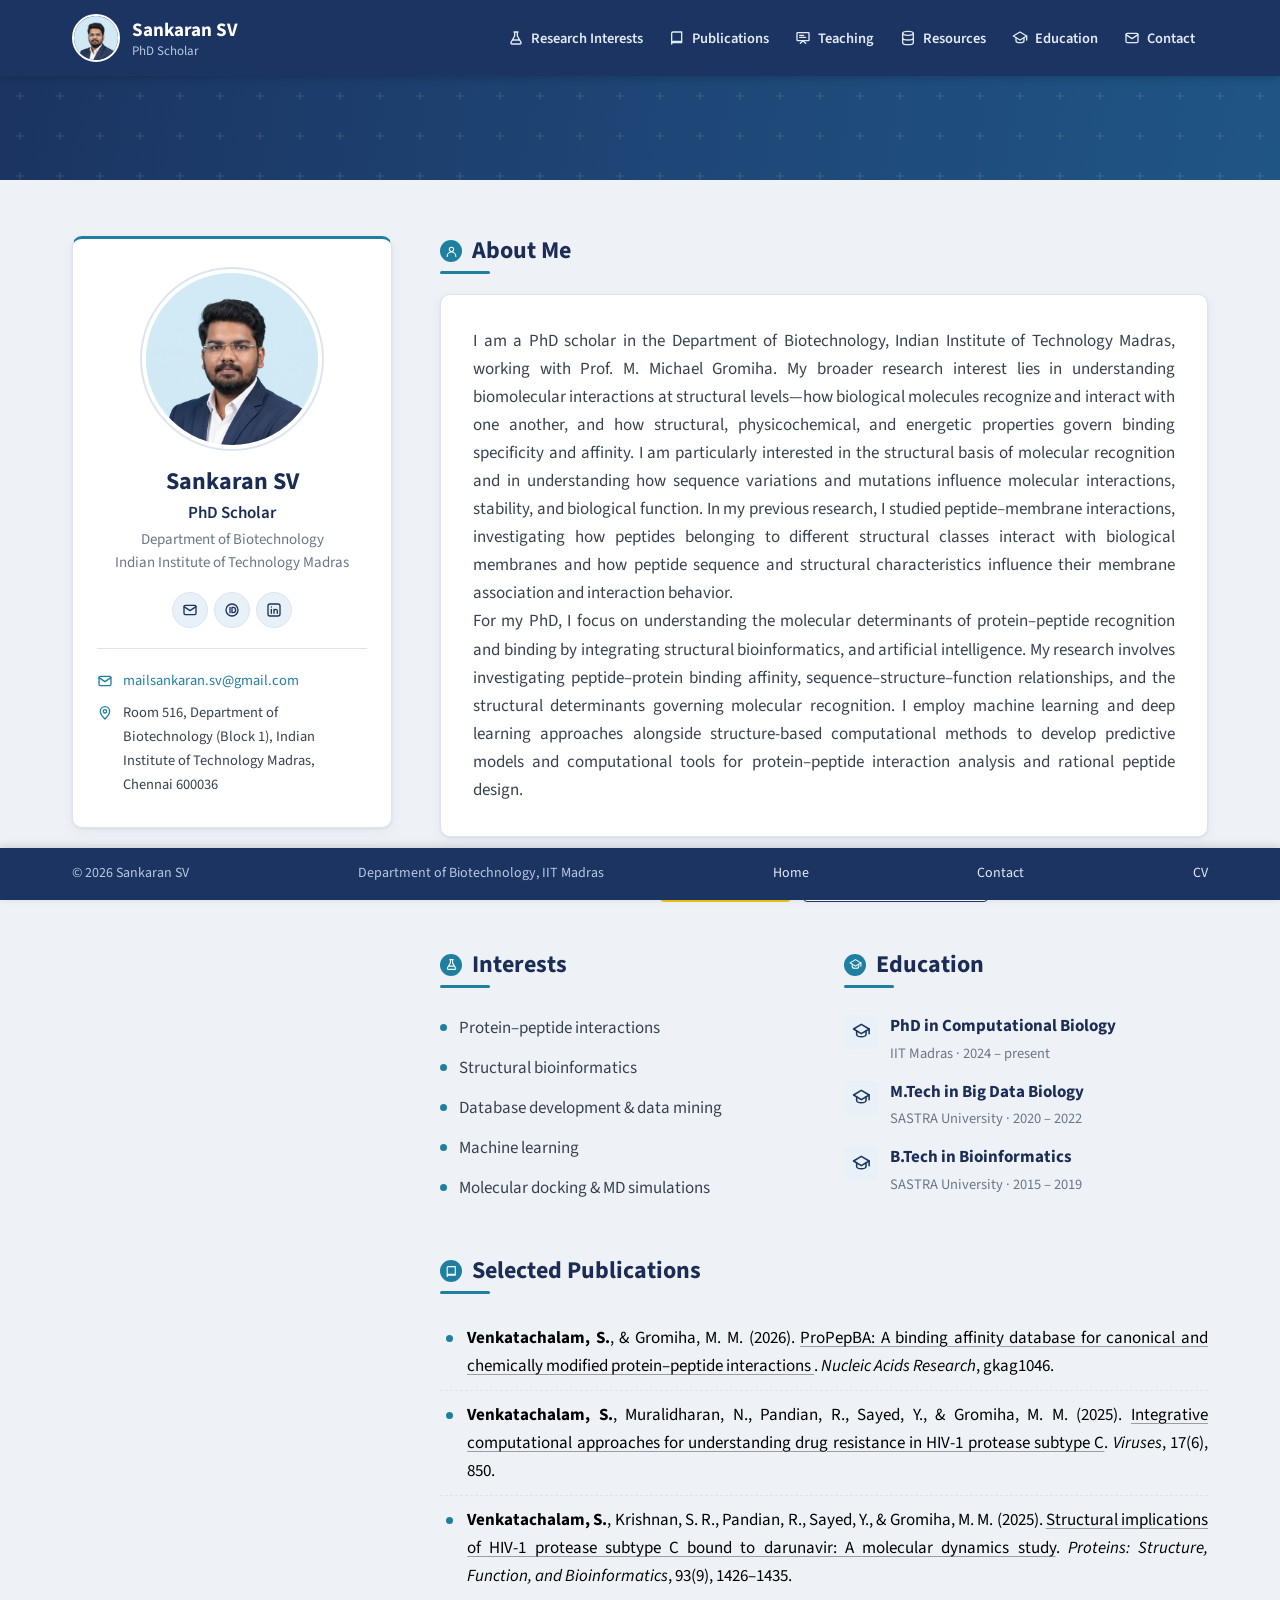
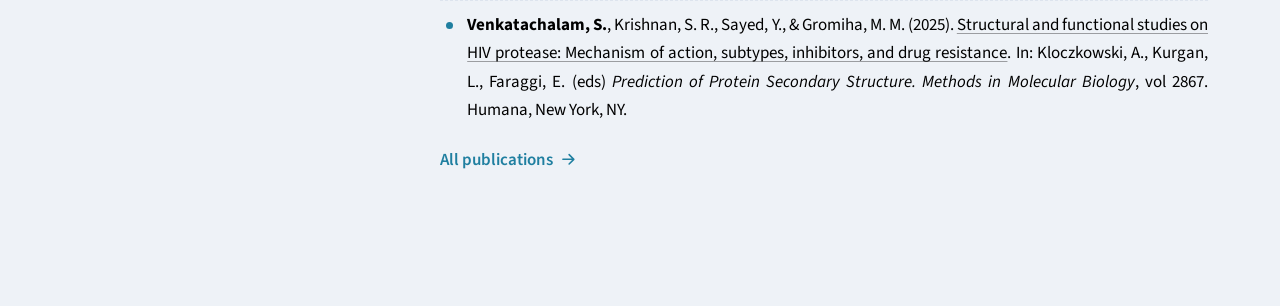
<file: index.html>
<!DOCTYPE html>
<html lang="en">
<head>
  <meta charset="UTF-8">
  <meta name="viewport" content="width=device-width, initial-scale=1.0">
  <meta name="description" content="Academic homepage of Sankaran SV — PhD scholar, Department of Biotechnology, IIT Madras.">
  <title>Sankaran SV | PhD Scholar, IIT Madras</title>
  <link rel="preconnect" href="https://fonts.googleapis.com">
  <link rel="preconnect" href="https://fonts.gstatic.com" crossorigin>
  <link href="https://fonts.googleapis.com/css2?family=Source+Sans+3:ital,wght@0,400;0,600;0,700;1,400&display=swap" rel="stylesheet">
  <link rel="stylesheet" href="styles.css">
</head>
<body>

<!-- Header and footer come from layout.js (edit them there) -->
<script src="layout.js"></script>

<main>
  <!--Update Actions -->
  <section class="hero-band">
  </section>
  <section class="page-body">
    <div class="container profile-grid">

      <aside class="card profile-card">
        <div class="avatar">
          <!-- Your photo: keep Sankaran_SV.jpg in this folder -->
          <img src="Sankaran_SV.jpg" alt="Photo of Sankaran SV">
          <span class="initials">SS</span>
        </div>
        <h2>Sankaran SV</h2>
        <div class="role">PhD Scholar</div>
        <div class="org">Department of Biotechnology<br>Indian Institute of Technology Madras</div>
        <div class="icons">
          <a href="mailto:mailsankaran.sv@gmail.com" title="Email" aria-label="Email"><svg class="i" viewBox="0 0 24 24"><rect x="3" y="5" width="18" height="14" rx="2"/><path d="M3 7l9 6 9-6"/></svg></a>
          <a href="https://orcid.org/0009-0004-0771-1689" title="ORCID" aria-label="ORCID" target="_blank" rel="noopener"><svg class="i" viewBox="0 0 24 24"><circle cx="12" cy="12" r="9"/><path d="M9 8v8M12 8h1.5a4 4 0 0 1 0 8H12z"/></svg></a>
          <a href="https://www.linkedin.com/" title="LinkedIn" aria-label="LinkedIn" target="_blank" rel="noopener"><svg class="i" viewBox="0 0 24 24"><rect x="3" y="3" width="18" height="18" rx="3"/><path d="M8 11v6M8 7.5v.01M12 17v-6M12 13.5a2.5 2.5 0 0 1 5 0V17"/></svg></a>
        </div>
        <div class="profile-meta">
          <div><svg class="i" viewBox="0 0 24 24"><rect x="3" y="5" width="18" height="14" rx="2"/><path d="M3 7l9 6 9-6"/></svg><a href="mailto:mailsankaran.sv@gmail.com">mailsankaran.sv@gmail.com</a></div>
          <div><svg class="i" viewBox="0 0 24 24"><path d="M12 21s-7-6.2-7-11.5a7 7 0 0 1 14 0C19 14.8 12 21 12 21z"/><circle cx="12" cy="9.5" r="2.5"/></svg><span>Room 516, Department of Biotechnology (Block 1), Indian Institute of Technology Madras, Chennai 600036</span></div>
        </div>
      </aside>

      <div>
        <section class="block">
          <h2 class="section-h"><span class="dot"><svg class="i" viewBox="0 0 24 24"><circle cx="12" cy="8" r="4"/><path d="M4 21a8 8 0 0 1 16 0"/></svg></span>About Me</h2>
          <div class="card bio-card">
            <p>I am a PhD scholar in the Department of Biotechnology, Indian Institute of Technology Madras, working with Prof. M. Michael Gromiha.
               My broader research interest lies in understanding biomolecular interactions at structural levels—how biological molecules recognize and interact with one another, and how structural, physicochemical, 
               and energetic properties govern binding specificity and affinity. I am particularly interested in the structural basis of molecular recognition and in understanding how sequence variations and mutations influence molecular interactions,
              stability, and biological function. In my previous research, I studied peptide–membrane interactions, investigating how peptides belonging to different structural classes interact with biological membranes and how peptide sequence and structural
              characteristics influence their membrane association and interaction behavior.
              <br>
                For my PhD, I focus on understanding the molecular determinants of protein–peptide recognition and binding by integrating structural bioinformatics, and artificial intelligence. My research involves investigating peptide–protein binding affinity, 
              sequence–structure–function relationships, and the structural determinants governing molecular recognition. I employ machine learning and deep learning approaches alongside structure-based computational methods to develop predictive models and computational 
              tools for protein–peptide interaction analysis and rational peptide design.</p>
          </div>
          <div class="home-actions">
            <a class="btn btn-gold" href="research.html"><svg class="i" viewBox="0 0 24 24"><path d="M9 3h6M10 3v6L4.5 18.5A1.7 1.7 0 0 0 6 21h12a1.7 1.7 0 0 0 1.5-2.5L14 9V3M7 15h10"/></svg> Research</a>
            <a class="btn btn-line" href="resources.html"><svg class="i" viewBox="0 0 24 24"><ellipse cx="12" cy="5" rx="8" ry="3"/><path d="M4 5v7c0 1.7 3.6 3 8 3s8-1.3 8-3V5M4 12v7c0 1.7 3.6 3 8 3s8-1.3 8-3v-7"/></svg> Databases &amp; Tools</a>
          </div>
        </section>

        <section class="block two-col">
          <div>
            <h2 class="section-h"><span class="dot"><svg class="i" viewBox="0 0 24 24"><path d="M9 3h6M10 3v6L4.5 18.5A1.7 1.7 0 0 0 6 21h12a1.7 1.7 0 0 0 1.5-2.5L14 9V3M7 15h10"/></svg></span>Interests</h2>
            <ul class="interests">
              <li>Protein–peptide interactions</li>
              <li>Structural bioinformatics</li>
              <li>Database development &amp; data mining</li>
              <li>Machine learning</li>
              <li>Molecular docking &amp; MD simulations</li>
            </ul>
          </div>
          <div>
            <h2 class="section-h"><span class="dot"><svg class="i" viewBox="0 0 24 24"><path d="M2 9l10-6 10 6-10 6z"/><path d="M6 11.5V16c0 1.5 2.7 3 6 3s6-1.5 6-3v-4.5M22 9v6"/></svg></span>Education</h2>
            <ul class="edu-mini">
              <li><div class="cap"><svg class="i" viewBox="0 0 24 24"><path d="M2 9l10-6 10 6-10 6z"/><path d="M6 11.5V16c0 1.5 2.7 3 6 3s6-1.5 6-3v-4.5M22 9v6"/></svg></div><div><strong>PhD in Computational Biology</strong><span>IIT Madras · 2024 – present</span></div></li>
              <li><div class="cap"><svg class="i" viewBox="0 0 24 24"><path d="M2 9l10-6 10 6-10 6z"/><path d="M6 11.5V16c0 1.5 2.7 3 6 3s6-1.5 6-3v-4.5M22 9v6"/></svg></div><div><strong>M.Tech in Big Data Biology</strong><span>SASTRA University · 2020 – 2022</span></div></li>
              <li><div class="cap"><svg class="i" viewBox="0 0 24 24"><path d="M2 9l10-6 10 6-10 6z"/><path d="M6 11.5V16c0 1.5 2.7 3 6 3s6-1.5 6-3v-4.5M22 9v6"/></svg></div><div><strong>B.Tech in Bioinformatics</strong><span>SASTRA University · 2015 – 2019</span></div></li>
            </ul>
          </div>
        </section>

        <section class="block" style="margin-bottom:0">
          <h2 class="section-h"><span class="dot"><svg class="i" viewBox="0 0 24 24"><path d="M4 19V5a2 2 0 0 1 2-2h13v16H6a2 2 0 0 0-2 2zM4 19a2 2 0 0 1 2-2h13"/></svg></span>Selected Publications</h2>
          <ul class="cite-list">
            
          <li><b>Venkatachalam, S.</b>, &amp; Gromiha, M. M. (2026). <a class="pt" href="https://academic.oup.com/nar/advance-article/doi/10.1093/nar/gkag1046/8994523" target="_blank" rel="noopener"> ProPepBA: A binding affinity database for canonical and chemically modified protein–peptide interactions </a>. <i>Nucleic Acids Research</i>, gkag1046.</li>
          <li><b>Venkatachalam, S.</b>, Muralidharan, N., Pandian, R., Sayed, Y., &amp; Gromiha, M. M. (2025). <a class="pt" href="https://doi.org/10.3390/v17060850" target="_blank" rel="noopener">Integrative computational approaches for understanding drug resistance in HIV-1 protease subtype C</a>. <i>Viruses</i>, 17(6), 850.</li>
          <li><b>Venkatachalam, S.</b>, Krishnan, S. R., Pandian, R., Sayed, Y., &amp; Gromiha, M. M. (2025). <a class="pt" href="https://doi.org/10.1002/prot.26817" target="_blank" rel="noopener">Structural implications of HIV-1 protease subtype C bound to darunavir: A molecular dynamics study</a>. <i>Proteins: Structure, Function, and Bioinformatics</i>, 93(9), 1426–1435.</li>
          <li><b>Venkatachalam, S.</b>, Krishnan, S. R., Sayed, Y., &amp; Gromiha, M. M. (2025). <a class="pt" href="https://doi.org/10.1007/978-1-0716-4196-5_11" target="_blank" rel="noopener">Structural and functional studies on HIV protease: Mechanism of action, subtypes, inhibitors, and drug resistance</a>. In: Kloczkowski, A., Kurgan, L., Faraggi, E. (eds) <i>Prediction of Protein Secondary Structure. Methods in Molecular Biology</i>, vol 2867. Humana, New York, NY.</li>
          </ul>
          <a class="more-link" href="publications.html">All publications <svg class="i" viewBox="0 0 24 24"><path d="M5 12h14M13 6l6 6-6 6"/></svg></a>
        </section>
      </div>

    </div>
  </section>
</main>

<script src="script.js"></script>
</body>
</html>
</file>
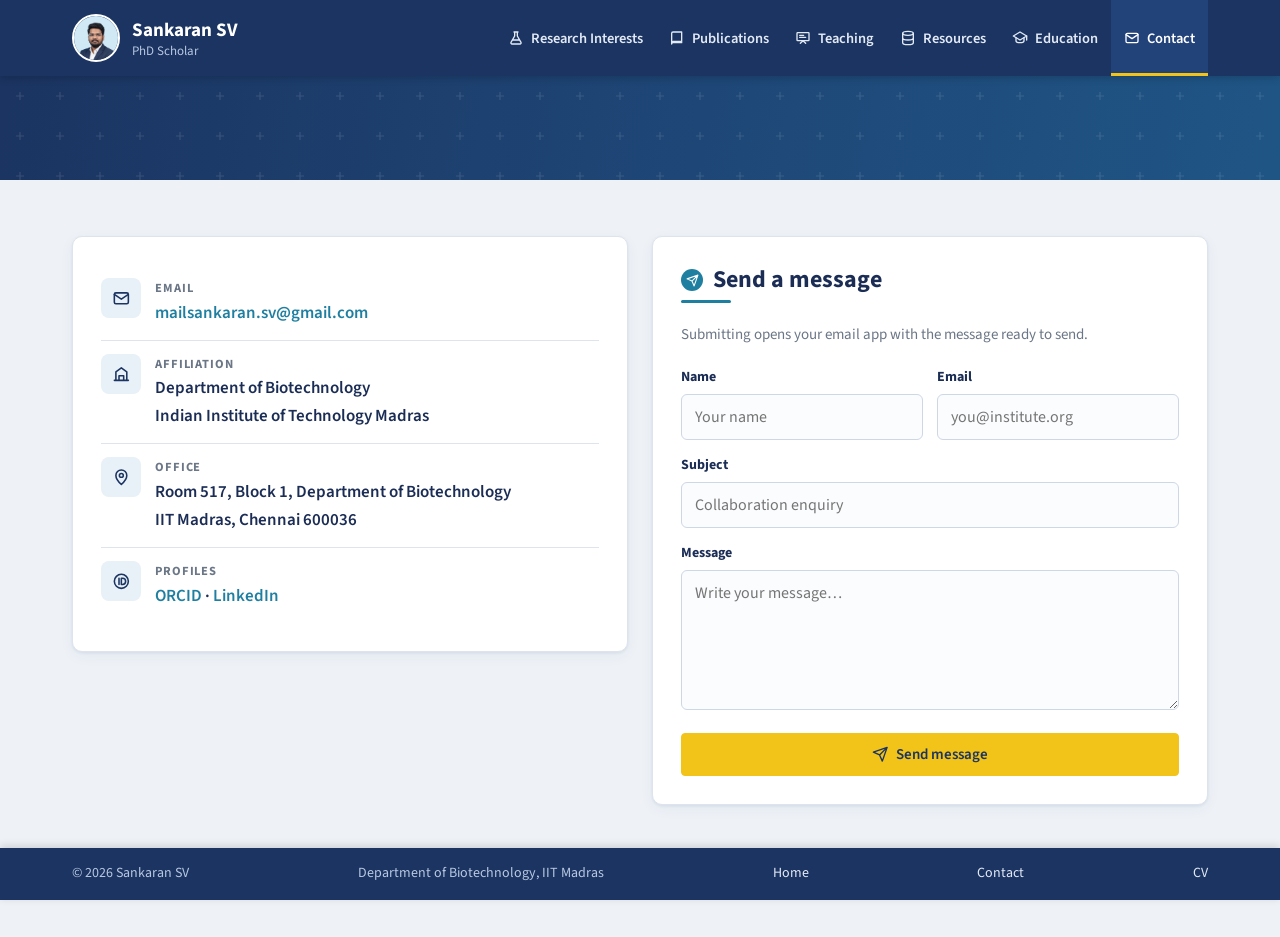
<file: contact.html>
<!DOCTYPE html>
<html lang="en">
<head>
  <meta charset="UTF-8">
  <meta name="viewport" content="width=device-width, initial-scale=1.0">
  <meta name="description" content="Academic homepage of Sankaran SV — PhD scholar, Department of Biotechnology, IIT Madras.">
  <title>Contact | Sankaran SV</title>
  <link rel="preconnect" href="https://fonts.googleapis.com">
  <link rel="preconnect" href="https://fonts.gstatic.com" crossorigin>
  <link href="https://fonts.googleapis.com/css2?family=Source+Sans+3:ital,wght@0,400;0,600;0,700;1,400&display=swap" rel="stylesheet">
  <link rel="stylesheet" href="styles.css">
</head>
<body>

<!-- Header and footer come from layout.js (edit them there) -->
<script src="layout.js"></script>

<main>
  <section class="hero-band">
  </section>
  <section class="page-body">
    <div class="container contact-grid">
      <div class="card pad">
        <div class="c-row"><div class="c-ico"><svg class="i" viewBox="0 0 24 24"><rect x="3" y="5" width="18" height="14" rx="2"/><path d="M3 7l9 6 9-6"/></svg></div><div><div class="c-label">Email</div><div class="c-val"><a href="mailsnkaran.sv@gmail.com">mailsankaran.sv@gmail.com</a></div></div></div>
        <div class="c-row"><div class="c-ico"><svg class="i" viewBox="0 0 24 24"><path d="M3 21h18M5 21V10l7-5 7 5v11M9 21v-6h6v6"/></svg></div><div><div class="c-label">Affiliation</div><div class="c-val">Department of Biotechnology<br>Indian Institute of Technology Madras</div></div></div>
        <div class="c-row"><div class="c-ico"><svg class="i" viewBox="0 0 24 24"><path d="M12 21s-7-6.2-7-11.5a7 7 0 0 1 14 0C19 14.8 12 21 12 21z"/><circle cx="12" cy="9.5" r="2.5"/></svg></div><div><div class="c-label">Office</div><div class="c-val">Room 517, Block 1, Department of Biotechnology<br>IIT Madras, Chennai 600036</div></div></div>
        <div class="c-row"><div class="c-ico"><svg class="i" viewBox="0 0 24 24"><circle cx="12" cy="12" r="9"/><path d="M9 8v8M12 8h1.5a4 4 0 0 1 0 8H12z"/></svg></div><div><div class="c-label">Profiles</div><div class="c-val">
          <a href="https://orcid.org/0009-0004-0771-1689" target="_blank" rel="noopener">ORCID</a> ·
          <a href="https://www.linkedin.com/in/sankaran-sv-7822a41b9/" target="_blank" rel="noopener">LinkedIn</a></div></div></div>
      </div>

      <form class="card pad form-card" id="contactForm" data-email="mailsankaran.sv@gmail.com">
        <h2 class="section-h"><span class="dot"><svg class="i" viewBox="0 0 24 24"><path d="M22 2L11 13M22 2l-7 20-4-9-9-4z"/></svg></span>Send a message</h2>
        <p>Submitting opens your email app with the message ready to send.</p>
        <div class="row2">
          <div class="field"><label for="cName">Name</label><input id="cName" type="text" placeholder="Your name" required></div>
          <div class="field"><label for="cEmail">Email</label><input id="cEmail" type="email" placeholder="you@institute.org" required></div>
        </div>
        <div class="field"><label for="cSubject">Subject</label><input id="cSubject" type="text" placeholder="Collaboration enquiry"></div>
        <div class="field"><label for="cMsg">Message</label><textarea id="cMsg" placeholder="Write your message…" required></textarea></div>
        <button type="submit" class="btn btn-gold"><svg class="i" viewBox="0 0 24 24"><path d="M22 2L11 13M22 2l-7 20-4-9-9-4z"/></svg> Send message</button>
      </form>
    </div>
  </section>
</main>

<script src="script.js"></script>
</body>
</html>
</file>
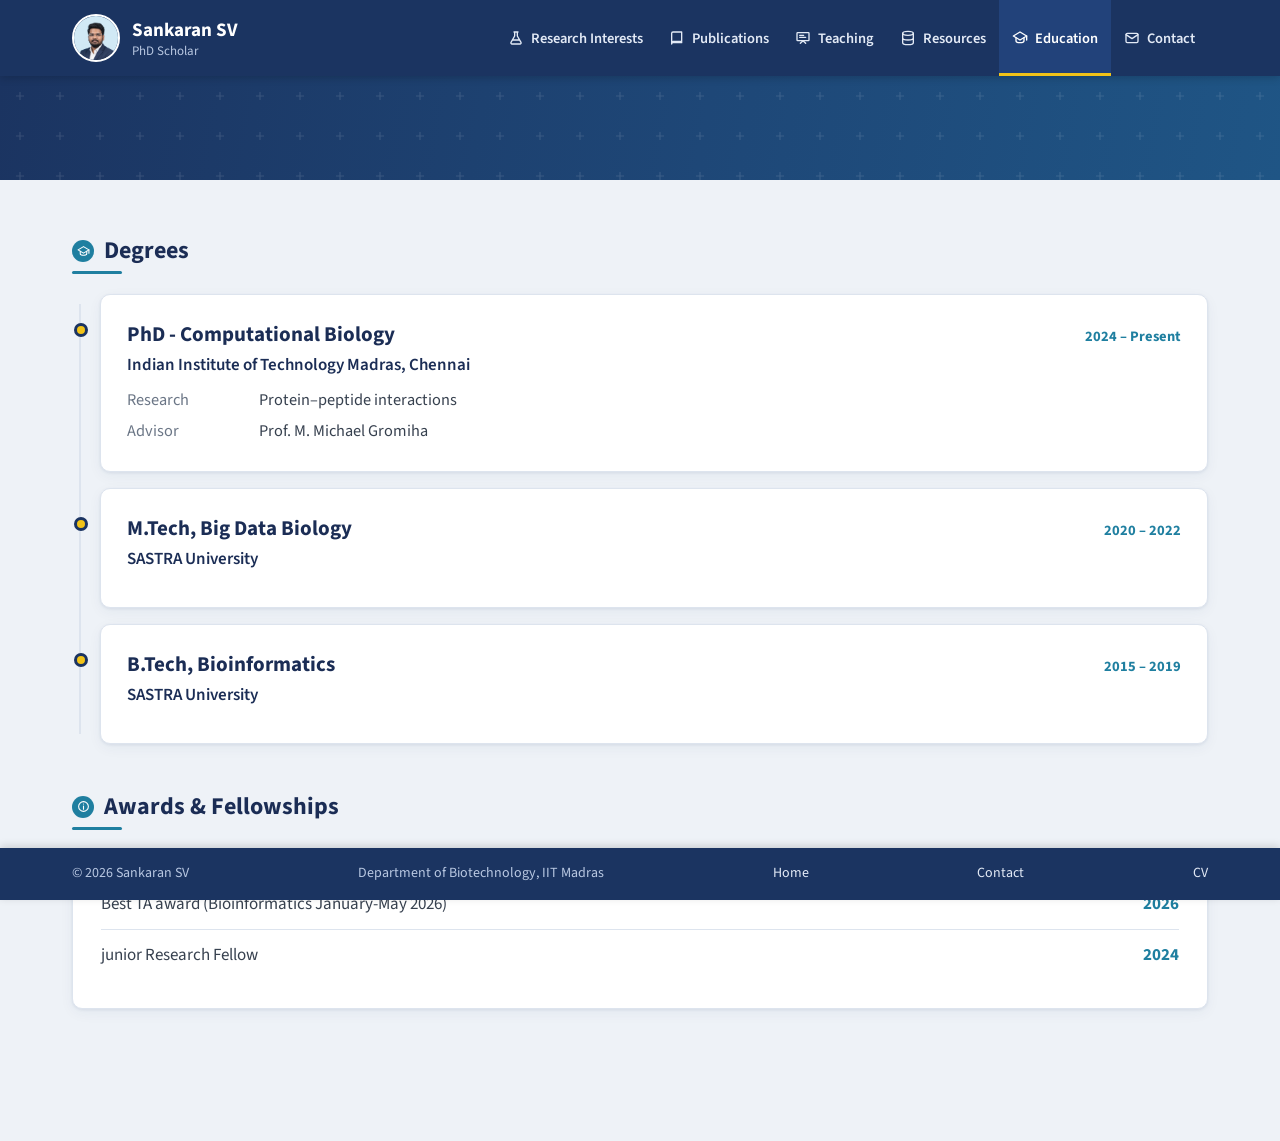
<file: education.html>
<!DOCTYPE html>
<html lang="en">
<head>
  <meta charset="UTF-8">
  <meta name="viewport" content="width=device-width, initial-scale=1.0">
  <meta name="description" content="Academic homepage of Sankaran SV — PhD scholar, Department of Biotechnology, IIT Madras.">
  <title>Education | Sankaran SV</title>
  <link rel="preconnect" href="https://fonts.googleapis.com">
  <link rel="preconnect" href="https://fonts.gstatic.com" crossorigin>
  <link href="https://fonts.googleapis.com/css2?family=Source+Sans+3:ital,wght@0,400;0,600;0,700;1,400&display=swap" rel="stylesheet">
  <link rel="stylesheet" href="styles.css">
</head>
<body>

<!-- Header and footer come from layout.js (edit them there) -->
<script src="layout.js"></script>

<main>
  <section class="hero-band">
  </section>
  <section class="page-body">
    <div class="container">
      <section class="block">
        <h2 class="section-h"><span class="dot"><svg class="i" viewBox="0 0 24 24"><path d="M2 9l10-6 10 6-10 6z"/><path d="M6 11.5V16c0 1.5 2.7 3 6 3s6-1.5 6-3v-4.5M22 9v6"/></svg></span>Degrees</h2>
        <div class="edu-list">
        <article class="card edu-item">
          <div class="edu-head"><h3>PhD - Computational Biology</h3><span class="edu-when">2024 – Present</span></div>
          <div class="edu-where">Indian Institute of Technology Madras, Chennai</div>
          <dl><dt>Research</dt><dd>Protein–peptide interactions</dd><dt>Advisor</dt><dd>Prof. M. Michael Gromiha</dd></dl>
        </article>
        <article class="card edu-item">
          <div class="edu-head"><h3>M.Tech, Big Data Biology</h3><span class="edu-when">2020 – 2022</span></div>
          <div class="edu-where">SASTRA University</div>
          
        </article>
        <article class="card edu-item">
          <div class="edu-head"><h3>B.Tech, Bioinformatics</h3><span class="edu-when">2015 – 2019</span></div>
          <div class="edu-where">SASTRA University</div>
          
        </article>
        </div>
      </section>
      <section>
        <h2 class="section-h"><span class="dot"><svg class="i" viewBox="0 0 24 24"><circle cx="12" cy="12" r="9"/><path d="M12 11v6M12 7.5v.01"/></svg></span>Awards &amp; Fellowships</h2>
        <div class="card pad">
          <ul class="awards">
            <li><span>Best TA award (Bioinformatics January-May 2026)</span><span>2026</span></li>
            <li><span>junior Research Fellow</span><span>2024</span></li>
          </ul>
        </div>
      </section>
    </div>
  </section>
</main>

<script src="script.js"></script>
</body>
</html>
</file>
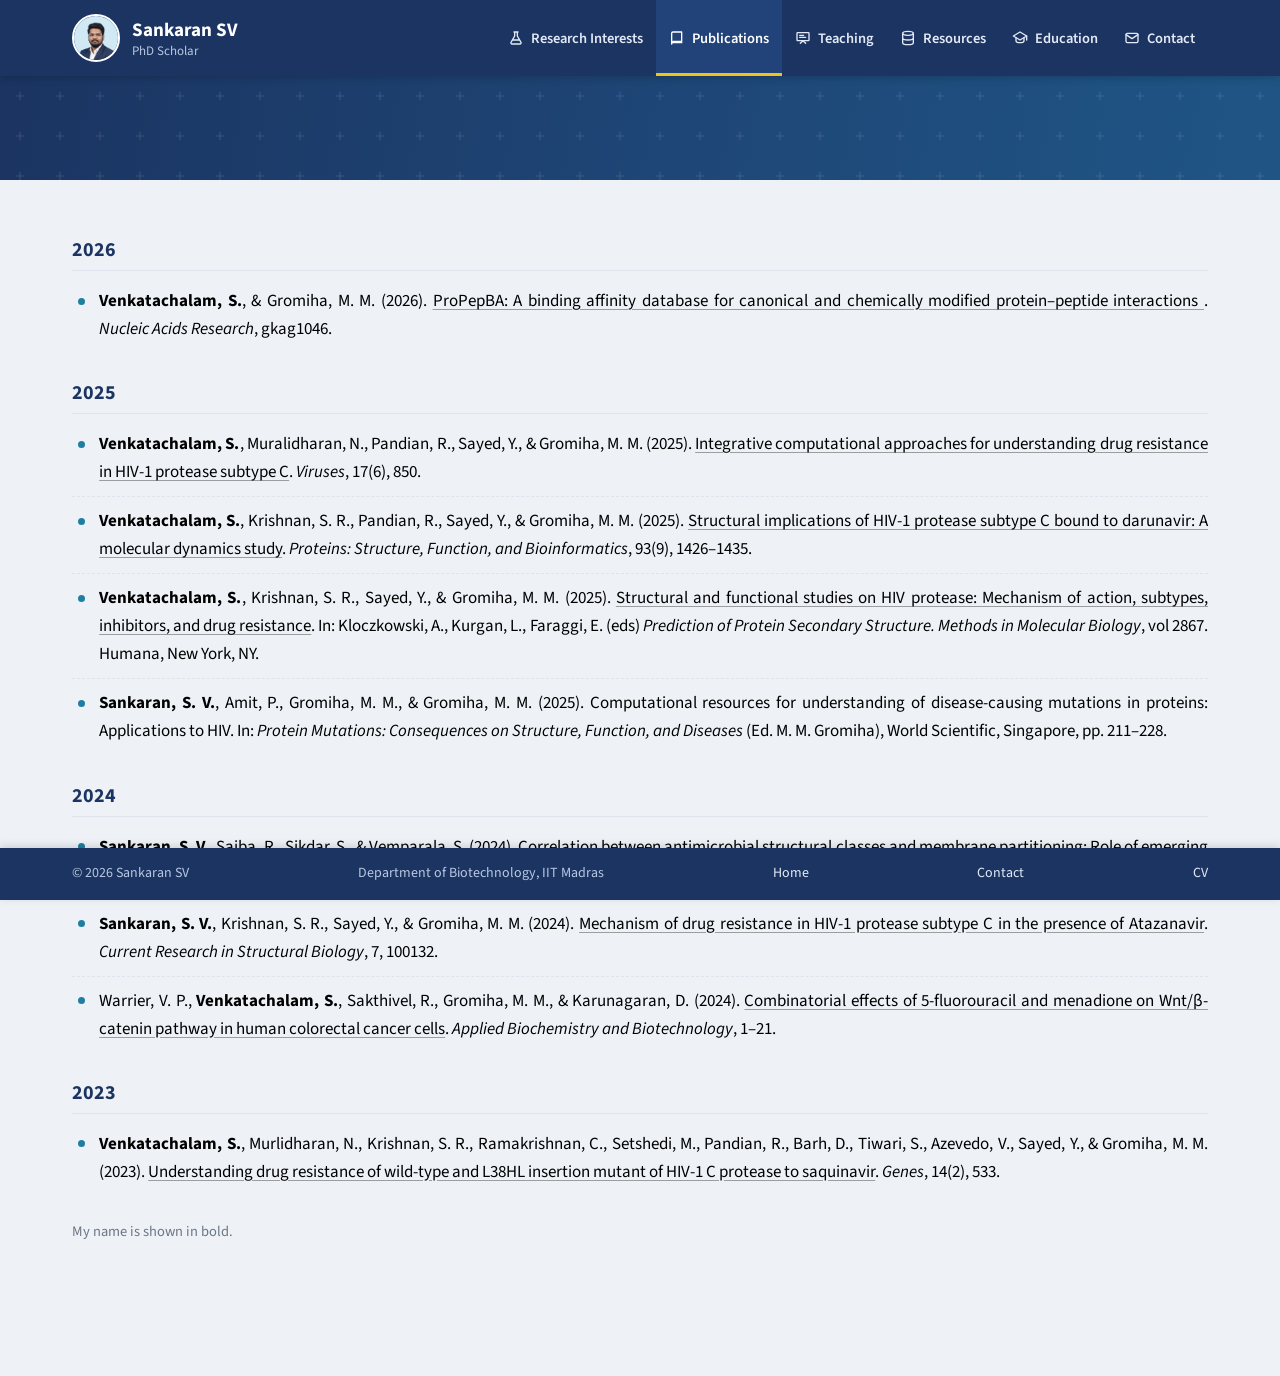
<file: publications.html>
<!DOCTYPE html>
<html lang="en">
<head>
  <meta charset="UTF-8">
  <meta name="viewport" content="width=device-width, initial-scale=1.0">
  <meta name="description" content="Academic homepage of Sankaran SV — PhD scholar, Department of Biotechnology, IIT Madras.">
  <title>Publications | Sankaran SV</title>
  <link rel="preconnect" href="https://fonts.googleapis.com">
  <link rel="preconnect" href="https://fonts.gstatic.com" crossorigin>
  <link href="https://fonts.googleapis.com/css2?family=Source+Sans+3:ital,wght@0,400;0,600;0,700;1,400&display=swap" rel="stylesheet">
  <link rel="stylesheet" href="styles.css">
</head>
<body>

<!-- Header and footer come from layout.js (edit them there) -->
<script src="layout.js"></script>

<main>
  <section class="hero-band">
  </section>
  <section class="page-body">
    <div class="container">
      <!-- To add a paper: copy an <li> line under the right year and put the paper link in href -->
      <h2 class="pub-year">2026</h2>
      <ul class="cite-list">
          <li><b>Venkatachalam, S.</b>, &amp; Gromiha, M. M. (2026). <a class="pt" href="https://academic.oup.com/nar/advance-article/doi/10.1093/nar/gkag1046/8994523" target="_blank" rel="noopener"> ProPepBA: A binding affinity database for canonical and chemically modified protein–peptide interactions </a>. <i>Nucleic Acids Research</i>, gkag1046.</li>
      </ul>
      <h2 class="pub-year">2025</h2>
      <ul class="cite-list">
          <li><b>Venkatachalam, S.</b>, Muralidharan, N., Pandian, R., Sayed, Y., &amp; Gromiha, M. M. (2025). <a class="pt" href="https://doi.org/10.3390/v17060850" target="_blank" rel="noopener">Integrative computational approaches for understanding drug resistance in HIV-1 protease subtype C</a>. <i>Viruses</i>, 17(6), 850.</li>
          <li><b>Venkatachalam, S.</b>, Krishnan, S. R., Pandian, R., Sayed, Y., &amp; Gromiha, M. M. (2025). <a class="pt" href="https://doi.org/10.1002/prot.26817" target="_blank" rel="noopener">Structural implications of HIV-1 protease subtype C bound to darunavir: A molecular dynamics study</a>. <i>Proteins: Structure, Function, and Bioinformatics</i>, 93(9), 1426–1435.</li>
          <li><b>Venkatachalam, S.</b>, Krishnan, S. R., Sayed, Y., &amp; Gromiha, M. M. (2025). <a class="pt" href="https://doi.org/10.1007/978-1-0716-4196-5_11" target="_blank" rel="noopener">Structural and functional studies on HIV protease: Mechanism of action, subtypes, inhibitors, and drug resistance</a>. In: Kloczkowski, A., Kurgan, L., Faraggi, E. (eds) <i>Prediction of Protein Secondary Structure. Methods in Molecular Biology</i>, vol 2867. Humana, New York, NY.</li>
          <li><b>Sankaran, S. V.</b>, Amit, P., Gromiha, M. M., &amp; Gromiha, M. M. (2025). Computational resources for understanding of disease-causing mutations in proteins: Applications to HIV. In: <i>Protein Mutations: Consequences on Structure, Function, and Diseases</i> (Ed. M. M. Gromiha), World Scientific, Singapore, pp. 211–228.</li>
      </ul>
      <h2 class="pub-year">2024</h2>
      <ul class="cite-list">
          <li><b>Sankaran, S. V.</b>, Saiba, R., Sikdar, S., &amp; Vemparala, S. (2024). <a class="pt" href="https://doi.org/10.1007/s00232-024-00318-z" target="_blank" rel="noopener">Correlation between antimicrobial structural classes and membrane partitioning: Role of emerging lipid packing defects</a>. <i>The Journal of Membrane Biology</i>, 257(5–6), 307–321.</li>
          <li><b>Sankaran, S. V.</b>, Krishnan, S. R., Sayed, Y., &amp; Gromiha, M. M. (2024). <a class="pt" href="https://www.sciencedirect.com/science/article/pii/S2665928X24000096" target="_blank" rel="noopener">Mechanism of drug resistance in HIV-1 protease subtype C in the presence of Atazanavir</a>. <i>Current Research in Structural Biology</i>, 7, 100132.</li>
          <li>Warrier, V. P., <b>Venkatachalam, S.</b>, Sakthivel, R., Gromiha, M. M., &amp; Karunagaran, D. (2024). <a class="pt" href="https://doi.org/10.1007/s12010-024-05072-5" target="_blank" rel="noopener">Combinatorial effects of 5-fluorouracil and menadione on Wnt/β-catenin pathway in human colorectal cancer cells</a>. <i>Applied Biochemistry and Biotechnology</i>, 1–21.</li>
      </ul>
      <h2 class="pub-year">2023</h2>
      <ul class="cite-list">
          <li><b>Venkatachalam, S.</b>, Murlidharan, N., Krishnan, S. R., Ramakrishnan, C., Setshedi, M., Pandian, R., Barh, D., Tiwari, S., Azevedo, V., Sayed, Y., &amp; Gromiha, M. M. (2023). <a class="pt" href="https://www.mdpi.com/2073-4425/14/2/533" target="_blank" rel="noopener">Understanding drug resistance of wild-type and L38HL insertion mutant of HIV-1 C protease to saquinavir</a>. <i>Genes</i>, 14(2), 533.</li>
      </ul>
      <p class="pub-note">My name is shown in bold.</p>
    </div>
  </section>
</main>

<script src="script.js"></script>
</body>
</html>
</file>
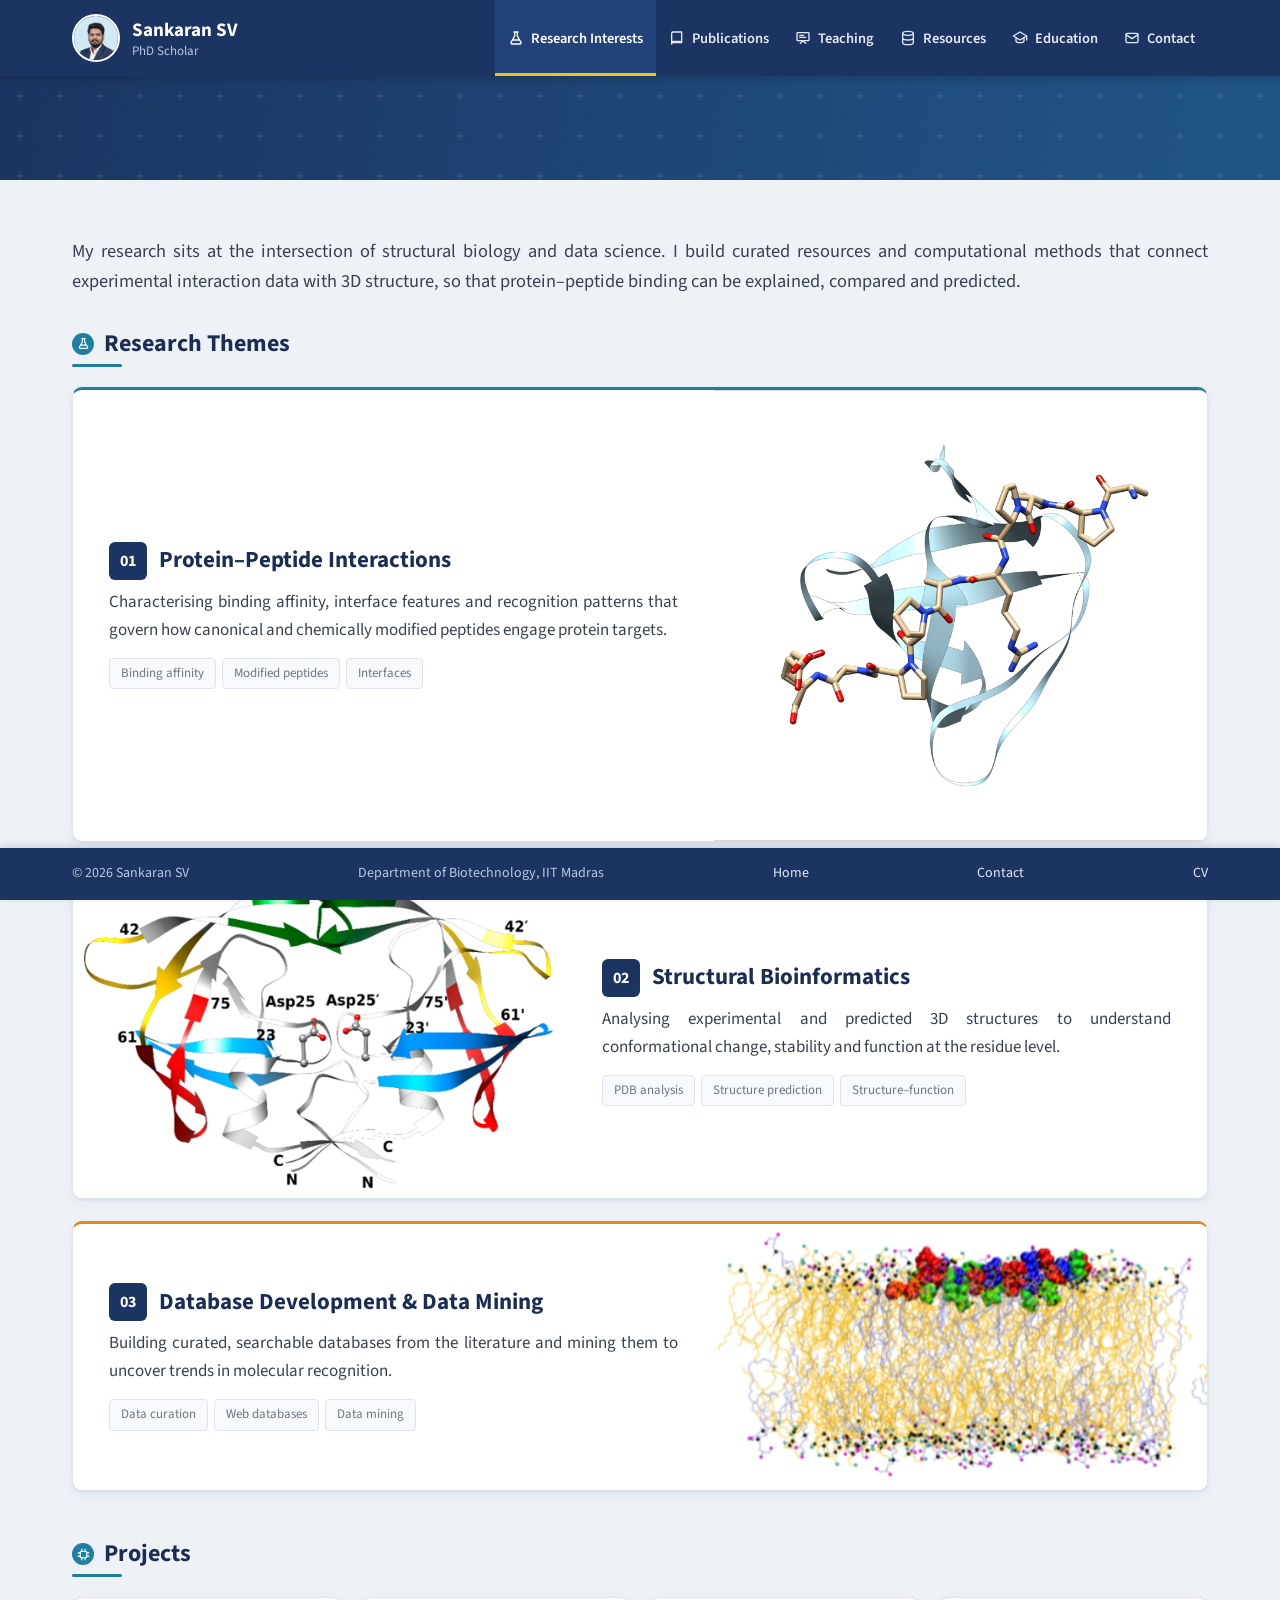
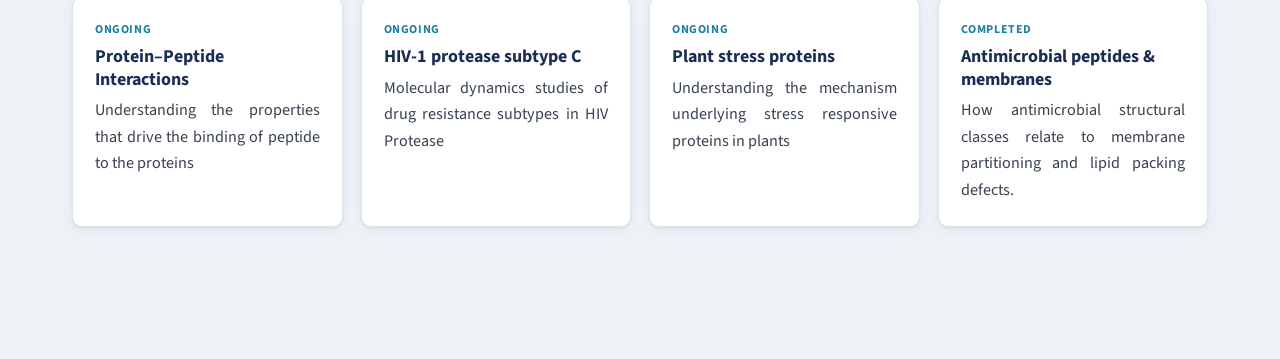
<file: research.html>
<!DOCTYPE html>
<html lang="en">
<head>
  <meta charset="UTF-8">
  <meta name="viewport" content="width=device-width, initial-scale=1.0">
  <meta name="description" content="Academic homepage of Sankaran SV — PhD scholar, Department of Biotechnology, IIT Madras.">
  <title>Research Interests | Sankaran SV</title>
  <link rel="preconnect" href="https://fonts.googleapis.com">
  <link rel="preconnect" href="https://fonts.gstatic.com" crossorigin>
  <link href="https://fonts.googleapis.com/css2?family=Source+Sans+3:ital,wght@0,400;0,600;0,700;1,400&display=swap" rel="stylesheet">
  <link rel="stylesheet" href="styles.css">
</head>
<body>

<!-- Header and footer come from layout.js (edit them there) -->
<script src="layout.js"></script>

<main>
  <section class="hero-band">
  </section>
  <section class="page-body">
    <div class="container">
      <p class="lead">My research sits at the intersection of structural biology and data science. I build curated
        resources and computational methods that connect experimental interaction data with 3D structure, so that
        protein–peptide binding can be explained, compared and predicted.</p>
      <section class="block">
        <h2 class="section-h"><span class="dot"><svg class="i" viewBox="0 0 24 24"><path d="M9 3h6M10 3v6L4.5 18.5A1.7 1.7 0 0 0 6 21h12a1.7 1.7 0 0 0 1.5-2.5L14 9V3M7 15h10"/></svg></span>Research Themes</h2>
        <div class="theme-list">
          <article class="card theme-row">
            <div class="theme-body">
              <div class="theme-head"><div class="theme-num">01</div><h3>Protein–Peptide Interactions</h3></div>
              <p>Characterising binding affinity, interface features and recognition patterns that govern how canonical and chemically modified peptides engage protein targets.</p>
              <div class="chips"><span class="pill">Binding affinity</span><span class="pill">Modified peptides</span><span class="pill">Interfaces</span></div>
            </div>
            <div class="theme-media"><img src="images/protein_peptide.png" alt="Illustration: Protein–Peptide Interactions"></div>
          </article>
          <article class="card theme-row">
            <div class="theme-body">
              <div class="theme-head"><div class="theme-num">02</div><h3>Structural Bioinformatics</h3></div>
              <p>Analysing experimental and predicted 3D structures to understand conformational change, stability and function at the residue level.</p>
              <div class="chips"><span class="pill">PDB analysis</span><span class="pill">Structure prediction</span><span class="pill">Structure–function</span></div>
            </div>
            <div class="theme-media"><img src="images/hiv.png" alt="Illustration: Structural Bioinformatics"></div>
          </article>
          <article class="card theme-row">
            <div class="theme-body">
              <div class="theme-head"><div class="theme-num">03</div><h3>Database Development &amp; Data Mining</h3></div>
              <p>Building curated, searchable databases from the literature and mining them to uncover trends in molecular recognition.</p>
              <div class="chips"><span class="pill">Data curation</span><span class="pill">Web databases</span><span class="pill">Data mining</span></div>
            </div>
            <div class="theme-media"><img src="images/peptide_membane.png" alt="Illustration: Database Development &amp; Data Mining"></div>
          </article>
        </div>
      </section>
      <section>
        <h2 class="section-h"><span class="dot"><svg class="i" viewBox="0 0 24 24"><rect x="6" y="6" width="12" height="12" rx="2"/><path d="M9 2v4M15 2v4M9 18v4M15 18v4M2 9h4M2 15h4M18 9h4M18 15h4"/></svg></span>Projects</h2>
        <div class="grid-cards">
          <div class="card project"><span class="status">Ongoing</span><h4>Protein–Peptide Interactions</h4><p>Understanding the properties that drive the binding of peptide to the proteins</p></div>
          <div class="card project"><span class="status">Ongoing</span><h4>HIV-1 protease subtype C</h4><p>Molecular dynamics studies of drug resistance subtypes in HIV Protease</p></div>
          <div class="card project"><span class="status">Ongoing</span><h4>Plant stress proteins</h4><p>Understanding the mechanism underlying stress responsive proteins in plants</p></div>
          <div class="card project"><span class="status">Completed</span><h4>Antimicrobial peptides &amp; membranes</h4><p>How antimicrobial structural classes relate to membrane partitioning and lipid packing defects.</p></div>
        </div>
      </section>
    </div>
  </section>
</main>

<script src="script.js"></script>
</body>
</html>
</file>
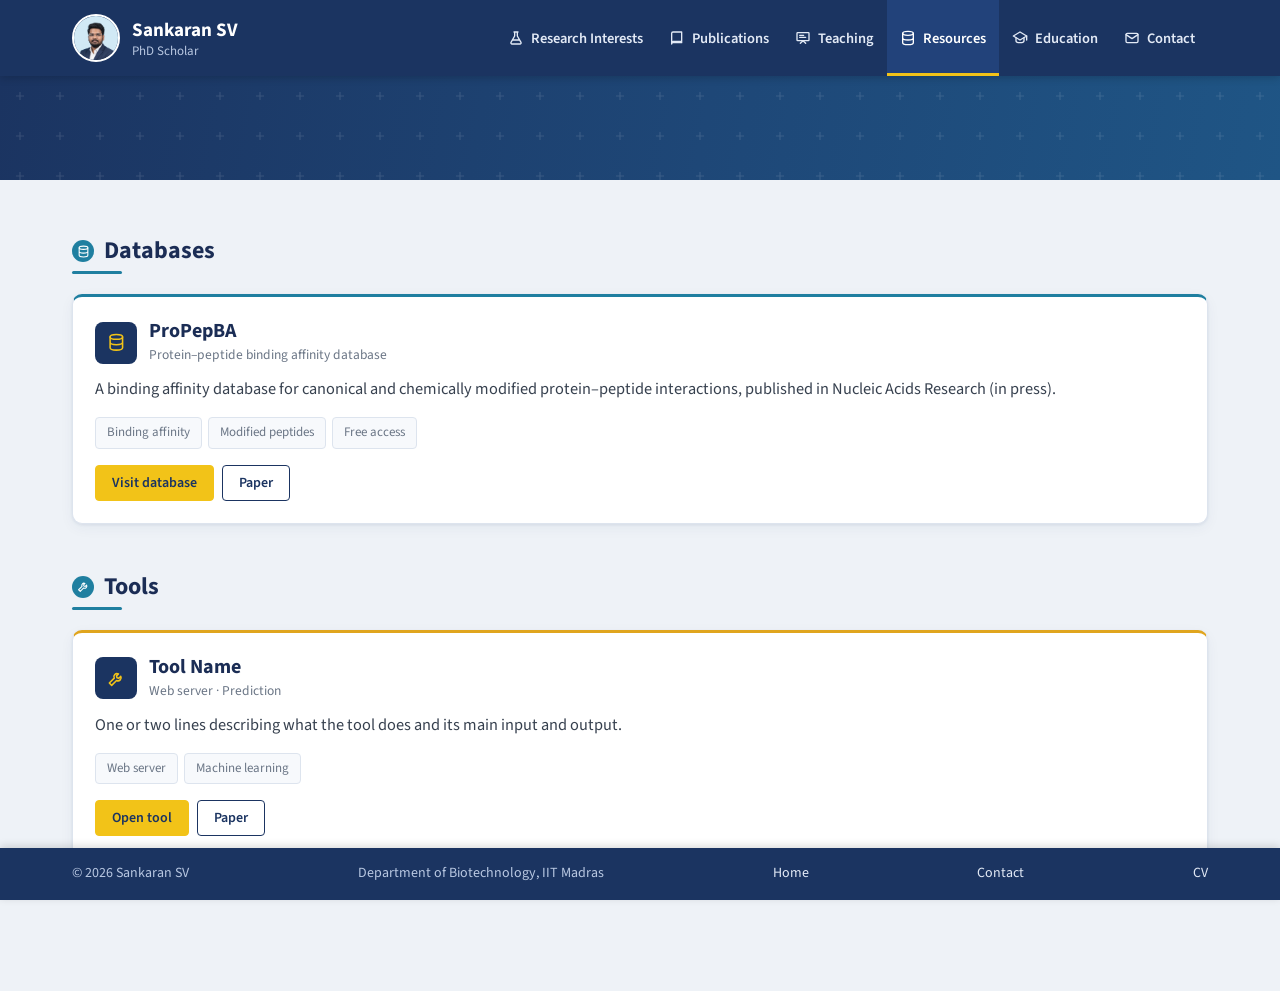
<file: resources.html>
<!DOCTYPE html>
<html lang="en">
<head>
  <meta charset="UTF-8">
  <meta name="viewport" content="width=device-width, initial-scale=1.0">
  <meta name="description" content="Academic homepage of Sankaran SV — PhD scholar, Department of Biotechnology, IIT Madras.">
  <title>Resources | Sankaran SV</title>
  <link rel="preconnect" href="https://fonts.googleapis.com">
  <link rel="preconnect" href="https://fonts.gstatic.com" crossorigin>
  <link href="https://fonts.googleapis.com/css2?family=Source+Sans+3:ital,wght@0,400;0,600;0,700;1,400&display=swap" rel="stylesheet">
  <link rel="stylesheet" href="styles.css">
</head>
<body>

<!-- Header and footer come from layout.js (edit them there) -->
<script src="layout.js"></script>

<main>
  <section class="hero-band">
  </section>
  <section class="page-body">
    <div class="container">
      <!-- To add a resource, copy one <article class="card res"> block; put the real web address in href="#" -->
      <section class="block">
        <h2 class="section-h"><span class="dot"><svg class="i" viewBox="0 0 24 24"><ellipse cx="12" cy="5" rx="8" ry="3"/><path d="M4 5v7c0 1.7 3.6 3 8 3s8-1.3 8-3V5M4 12v7c0 1.7 3.6 3 8 3s8-1.3 8-3v-7"/></svg></span>Databases</h2>
        <div class="res-grid">
          <article class="card res">
            <div class="res-head"><div class="res-ico"><svg class="i" viewBox="0 0 24 24"><ellipse cx="12" cy="5" rx="8" ry="3"/><path d="M4 5v7c0 1.7 3.6 3 8 3s8-1.3 8-3V5M4 12v7c0 1.7 3.6 3 8 3s8-1.3 8-3v-7"/></svg></div><div><h3>ProPepBA</h3><div class="sub">Protein–peptide binding affinity database</div></div></div>
            <p>A binding affinity database for canonical and chemically modified protein–peptide interactions, published in Nucleic Acids Research (in press).</p>
            <div class="chips"><span class="pill">Binding affinity</span><span class="pill">Modified peptides</span><span class="pill">Free access</span></div>
            <div class="res-actions"><a class="btn btn-gold" href="#" target="_blank" rel="noopener">Visit database</a><a class="btn btn-line" href="#" target="_blank" rel="noopener">Paper</a></div>
          </article>
        </div>
      </section>
      <section>
        <h2 class="section-h"><span class="dot"><svg class="i" viewBox="0 0 24 24"><path d="M14.7 6.3a4 4 0 0 0-5.4 5.4L3 18l3 3 6.3-6.3a4 4 0 0 0 5.4-5.4l-2.5 2.5-2.4-.6-.6-2.4z"/></svg></span>Tools</h2>
        <div class="res-grid">
          <article class="card res tool">
            <div class="res-head"><div class="res-ico"><svg class="i" viewBox="0 0 24 24"><path d="M14.7 6.3a4 4 0 0 0-5.4 5.4L3 18l3 3 6.3-6.3a4 4 0 0 0 5.4-5.4l-2.5 2.5-2.4-.6-.6-2.4z"/></svg></div><div><h3>Tool Name</h3><div class="sub">Web server · Prediction</div></div></div>
            <p>One or two lines describing what the tool does and its main input and output.</p>
            <div class="chips"><span class="pill">Web server</span><span class="pill">Machine learning</span></div>
            <div class="res-actions"><a class="btn btn-gold" href="#" target="_blank" rel="noopener">Open tool</a><a class="btn btn-line" href="#" target="_blank" rel="noopener">Paper</a></div>
          </article>
        </div>
      </section>
    </div>
  </section>
</main>

<script src="script.js"></script>
</body>
</html>
</file>
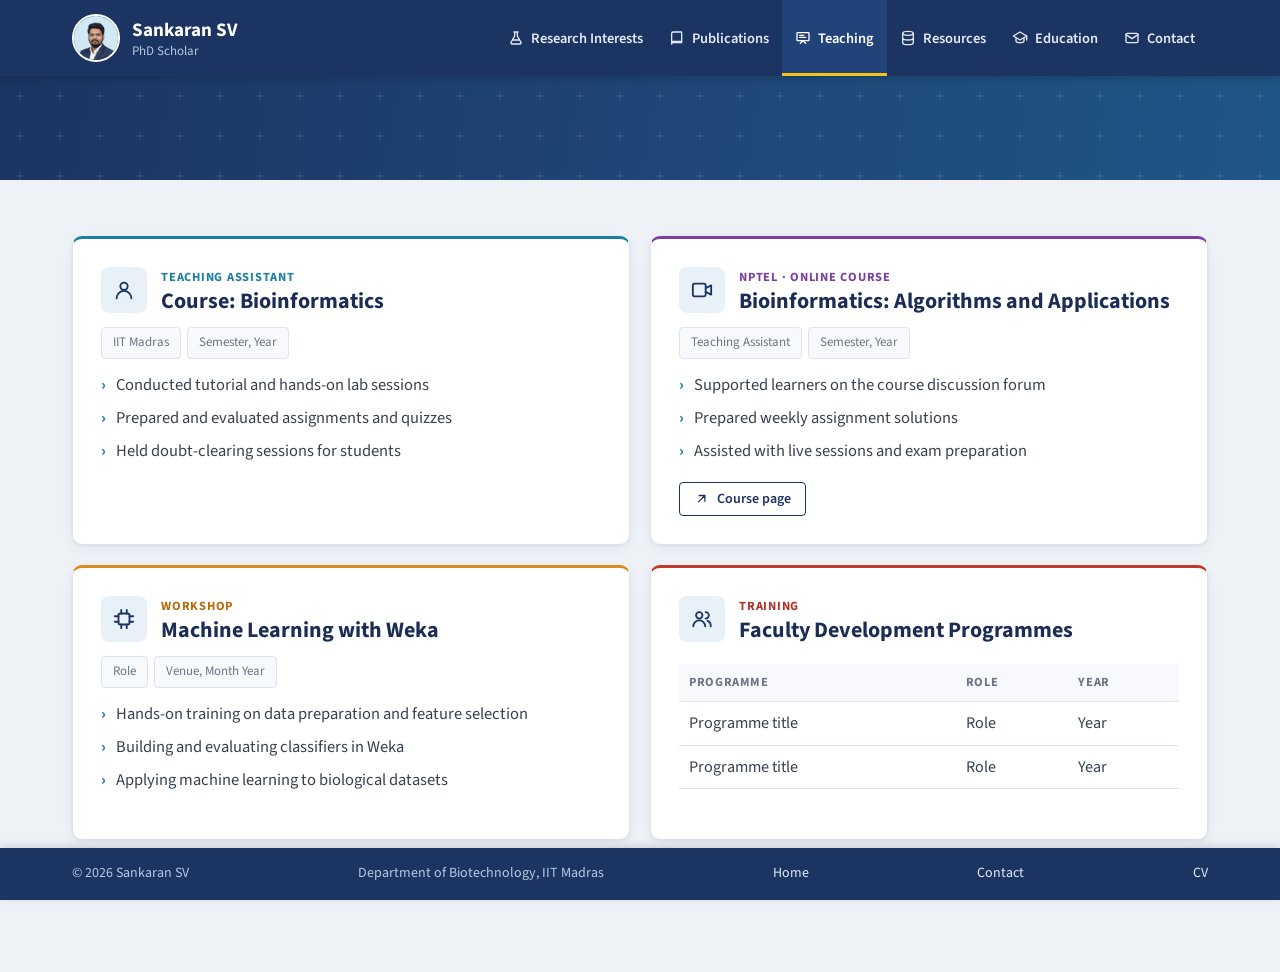
<file: teaching.html>
<!DOCTYPE html>
<html lang="en">
<head>
  <meta charset="UTF-8">
  <meta name="viewport" content="width=device-width, initial-scale=1.0">
  <meta name="description" content="Academic homepage of Sankaran SV — PhD scholar, Department of Biotechnology, IIT Madras.">
  <title>Teaching | Sankaran SV</title>
  <link rel="preconnect" href="https://fonts.googleapis.com">
  <link rel="preconnect" href="https://fonts.gstatic.com" crossorigin>
  <link href="https://fonts.googleapis.com/css2?family=Source+Sans+3:ital,wght@0,400;0,600;0,700;1,400&display=swap" rel="stylesheet">
  <link rel="stylesheet" href="styles.css">
</head>
<body>

<!-- Header and footer come from layout.js (edit them there) -->
<script src="layout.js"></script>

<main>
  <section class="hero-band">
  </section>
  <section class="page-body">
    <div class="container">
      <div class="teach-grid">

        <article class="card teach">
          <div class="teach-top">
            <div class="teach-ico"><svg class="i" viewBox="0 0 24 24"><circle cx="12" cy="8" r="4"/><path d="M4 21a8 8 0 0 1 16 0"/></svg></div>
            <div><div class="kind">Teaching Assistant</div><h3>Course: Bioinformatics</h3></div>
          </div>
          <div class="chips"><span class="pill">IIT Madras</span><span class="pill">Semester, Year</span></div>
          <ul>
            <li>Conducted tutorial and hands-on lab sessions</li>
            <li>Prepared and evaluated assignments and quizzes</li>
            <li>Held doubt-clearing sessions for students</li>
          </ul>
        </article>

        <article class="card teach t2">
          <div class="teach-top">
            <div class="teach-ico"><svg class="i" viewBox="0 0 24 24"><rect x="2" y="5" width="14" height="14" rx="2"/><path d="M16 10l6-3v10l-6-3"/></svg></div>
            <div><div class="kind">NPTEL · Online course</div><h3>Bioinformatics: Algorithms and Applications</h3></div>
          </div>
          <div class="chips"><span class="pill">Teaching Assistant</span><span class="pill">Semester, Year</span></div>
          <ul>
            <li>Supported learners on the course discussion forum</li>
            <li>Prepared weekly assignment solutions</li>
            <li>Assisted with live sessions and exam preparation</li>
          </ul>
          <div class="chips"><a class="btn btn-line" style="padding:6px 14px;font-size:14px" href="https://nptel.ac.in/" target="_blank" rel="noopener"><svg class="i" viewBox="0 0 24 24"><path d="M7 17L17 7M8 7h9v9"/></svg> Course page</a></div>
        </article>

        <article class="card teach t3">
          <div class="teach-top">
            <div class="teach-ico"><svg class="i" viewBox="0 0 24 24"><rect x="6" y="6" width="12" height="12" rx="2"/><path d="M9 2v4M15 2v4M9 18v4M15 18v4M2 9h4M2 15h4M18 9h4M18 15h4"/></svg></div>
            <div><div class="kind">Workshop</div><h3>Machine Learning with Weka</h3></div>
          </div>
          <div class="chips"><span class="pill">Role</span><span class="pill">Venue, Month Year</span></div>
          <ul>
            <li>Hands-on training on data preparation and feature selection</li>
            <li>Building and evaluating classifiers in Weka</li>
            <li>Applying machine learning to biological datasets</li>
          </ul>
        </article>

        <article class="card teach t4">
          <div class="teach-top">
            <div class="teach-ico"><svg class="i" viewBox="0 0 24 24"><circle cx="9" cy="8" r="3.5"/><path d="M2.5 20a6.5 6.5 0 0 1 13 0M16 4.5a3.5 3.5 0 0 1 0 7M18 14a6 6 0 0 1 3.5 6"/></svg></div>
            <div><div class="kind">Training</div><h3>Faculty Development Programmes</h3></div>
          </div>
          <div class="table-wrap">
            <table class="fdp-table">
              <thead><tr><th>Programme</th><th>Role</th><th>Year</th></tr></thead>
              <tbody>
                <tr><td>Programme title</td><td>Role</td><td>Year</td></tr>
                <tr><td>Programme title</td><td>Role</td><td>Year</td></tr>
              </tbody>
            </table>
          </div>
        </article>

      </div>
    </div>
  </section>
</main>

<script src="script.js"></script>
</body>
</html>
</file>
<file: styles.css>
/* =========================================================
   Academic Portfolio — shared stylesheet
   Colour scheme: navy + gold + teal (GPstab-pred style)
   ========================================================= */
:root {
  --navy: #1b3461;         /* header / footer */
  --navy-2: #22427a;       /* active nav item */
  --navy-3: #1f5585;       /* hero gradient end */
  --gold: #f2c318;         /* primary buttons, active underline */
  --gold-text: #f7c737;    /* hero titles */
  --teal: #1f7fa0;         /* heading underline, accents */
  --bg: #eef2f7;           /* page background */
  --surface: #ffffff;
  --ink: #1b2d55;          /* headings */
  --text: #37414f;
  --muted: #6b7686;
  --line: #dde4ee;
  --soft: #e8f0f8;
  --radius: 10px;
  --shadow: 0 1px 3px rgba(27,52,97,.08), 0 4px 14px rgba(27,52,97,.05);
  --serif: "Source Sans 3", "Source Sans Pro", system-ui, -apple-system, "Segoe UI", Roboto, sans-serif;   /* same font everywhere */
  --sans: "Source Sans 3", "Source Sans Pro", system-ui, -apple-system, "Segoe UI", Roboto, sans-serif;
  --gutter: clamp(16px, 4vw, 32px);
  --head-h: 76px;
  --foot-h: 52px;
}

*, *::before, *::after { margin: 0; padding: 0; box-sizing: border-box; }
html { -webkit-text-size-adjust: 100%; }
body {
  font-family: var(--sans);
  font-size: clamp(15px, 0.35vw + 14px, 17px);
  line-height: 1.65; color: var(--text); background: var(--bg);
  -webkit-font-smoothing: antialiased;
  min-height: 100vh; display: flex; flex-direction: column;
  padding-top: var(--head-h); padding-bottom: var(--foot-h);
}
main { flex: 1; }
a { color: var(--teal); text-decoration: none; }
a:hover { color: var(--navy); text-decoration: underline; text-underline-offset: 3px; }
img { max-width: 100%; display: block; }
h1, h2, h3, h4 { font-family: var(--serif); color: var(--ink); line-height: 1.25; font-weight: 700; }
.container { width: 100%; max-width: 1200px; margin: 0 auto; padding: 0 var(--gutter); }
svg.i { width: 1.1em; height: 1.1em; fill: none; stroke: currentColor; stroke-width: 2; stroke-linecap: round; stroke-linejoin: round; flex-shrink: 0; }

/* =========================================================
   HEADER / NAVIGATION  (solid navy, gold active underline)
   ========================================================= */
.site-header { position: fixed; top: 0; left: 0; right: 0; z-index: 100; background: var(--navy); box-shadow: 0 2px 8px rgba(0,0,0,.18); }
.nav { display: flex; align-items: stretch; justify-content: space-between; min-height: var(--head-h); gap: 24px; }
@media (max-width: 1200px) and (min-width: 1041px) { .nav-links a { padding: 0 10px; } }
.brand { display: flex; align-items: center; gap: 12px; color: #fff; padding: 10px 0; min-width: 0; }
.brand:hover { color: #fff; text-decoration: none; }
.brand-mark {
  width: 46px; height: 46px; border-radius: 6px; flex-shrink: 0;
  display: grid; place-items: center; background: #fff; color: var(--navy);
  font: 700 19px var(--serif);
}
.brand-text { display: flex; flex-direction: column; line-height: 1.2; min-width: 0; }
.brand-name { font: 700 19px var(--serif); color: #fff; white-space: nowrap; }
.brand-sub { font-size: 13px; color: #b9c8e2; white-space: nowrap; }

.nav > nav { display: flex; }
.nav-links { display: flex; align-items: stretch; list-style: none; }
.nav-links li { display: flex; }
.nav-links a {
  display: flex; align-items: center; gap: 7px; padding: 0 13px;
  color: #e3eaf6; font: 600 14.5px var(--sans); white-space: nowrap;
  border-bottom: 3px solid transparent; border-top: 3px solid transparent;
  transition: background .2s, color .2s, border-color .2s;
}
.nav-links a:hover { color: #fff; background: rgba(255,255,255,.06); text-decoration: none; }
.nav-links a.active { color: #fff; background: var(--navy-2); border-bottom-color: var(--gold); }
.nav-links svg.i { width: 16px; height: 16px; }

.menu-toggle {
  display: none; align-self: center; width: 44px; height: 44px; border-radius: 6px; cursor: pointer;
  background: transparent; border: 1px solid rgba(255,255,255,.35); color: #fff;
  align-items: center; justify-content: center;
}
.menu-toggle svg.i { width: 22px; height: 22px; }

/* =========================================================
   HERO BAND (every page)
   ========================================================= */
.hero-band {
  position: relative; text-align: center; color: #fff;
  padding: clamp(36px, 6vw, 56px) 0 clamp(32px, 5vw, 48px);
  background: linear-gradient(100deg, #1b3461 0%, #1e4777 55%, #1f5585 100%);
  overflow: hidden;
}
.hero-band::before {   /* faint plus-sign pattern */
  content: ""; position: absolute; inset: 0; opacity: .12; pointer-events: none;
  background-image: url("data:image/svg+xml,%3Csvg xmlns='http://www.w3.org/2000/svg' width='40' height='40'%3E%3Cpath d='M20 16v8M16 20h8' stroke='%23ffffff' stroke-width='1.2'/%3E%3C/svg%3E");
  background-size: 40px 40px;
}
.hero-band > .container { position: relative; }
.hero-band h1 { font-family: var(--serif); color: var(--gold-text); font-size: clamp(28px, 4.2vw, 42px); margin-bottom: 6px; }
.hero-band p { color: #eef3fb; font-size: clamp(16px, 1.6vw, 20px); }
.crumbs { font-size: 13.5px; color: #b9c8e2; margin-bottom: 10px; }
.crumbs a { color: #dfe8f6; }
.crumbs a:hover { color: #fff; }

.page-body { padding: clamp(32px, 5vw, 56px) 0 clamp(48px, 7vw, 80px); }

/* =========================================================
   COMMON
   ========================================================= */
.card { background: var(--surface); border: 1px solid var(--line); border-radius: var(--radius); box-shadow: var(--shadow); }
.section-h {
  display: flex; align-items: center; gap: 10px;
  font-size: clamp(20px, 2vw, 24px); margin-bottom: 20px; padding-bottom: 8px; position: relative;
}
.section-h::after { content: ""; position: absolute; left: 0; bottom: 0; width: 50px; height: 3px; border-radius: 2px; background: var(--teal); }
.section-h .dot { width: 22px; height: 22px; border-radius: 50%; background: var(--teal); color: #fff; display: grid; place-items: center; flex-shrink: 0; }
.section-h .dot svg.i { width: 13px; height: 13px; }
.block { margin-bottom: clamp(32px, 5vw, 48px); }

.btn {
  display: inline-flex; align-items: center; justify-content: center; gap: 8px;
  padding: 10px 22px; border-radius: 4px; border: 1px solid var(--navy);
  font: 600 15px var(--sans); cursor: pointer; transition: background .2s, color .2s;
}
.btn:hover { text-decoration: none; }
.btn-gold { background: var(--gold); border-color: var(--gold); color: var(--navy); }
.btn-gold:hover { background: #e3b40b; border-color: #e3b40b; color: var(--navy); }
.btn-line { background: var(--surface); color: var(--navy); }
.btn-line:hover { background: var(--navy); color: #fff; }
.pill {
  display: inline-block; font-size: 13px; padding: 4px 11px; border-radius: 4px;
  border: 1px solid var(--line); background: #f7f9fc; color: var(--muted);
}
.pill b { color: var(--ink); }
.chips { display: flex; flex-wrap: wrap; gap: 6px; }

/* =========================================================
   HOME
   ========================================================= */
.profile-grid { display: grid; grid-template-columns: minmax(260px, 320px) 1fr; gap: clamp(24px, 4vw, 48px); align-items: start; }
.profile-card { padding: 30px 24px 26px; text-align: center; position: sticky; top: 100px; border-top: 3px solid var(--teal); }
.avatar {
  width: clamp(150px, 16vw, 180px); aspect-ratio: 1; margin: 0 auto 18px; border-radius: 50%; overflow: hidden;
  border: 4px solid #fff; box-shadow: 0 0 0 2px var(--line);
  background: var(--soft); display: grid; place-items: center;
}
.avatar img { width: 100%; height: 100%; object-fit: cover; }
.avatar .initials { display: none; font: 700 52px var(--serif); color: #8ea6c8; }
.avatar.no-img .initials { display: block; }
.profile-card h2 { font-size: 24px; margin-bottom: 2px; }
.profile-card .role { color: var(--ink); font-weight: 600; }
.profile-card .org { color: var(--muted); font-size: 15px; line-height: 1.5; margin-top: 2px; }
.icons { display: flex; justify-content: center; flex-wrap: wrap; gap: 6px; margin: 18px 0 20px; }
.icons a {
  width: 36px; height: 36px; border-radius: 50%; display: grid; place-items: center;
  color: var(--navy); background: var(--soft); border: 1px solid var(--line); transition: background .2s, color .2s;
}
.icons a:hover { background: var(--navy); color: #fff; text-decoration: none; }
.icons svg.i { width: 16px; height: 16px; }
.profile-card .btn { width: 100%; }
.profile-meta { margin-top: 18px; padding-top: 16px; border-top: 1px solid var(--line); text-align: left; font-size: 14.5px; }
.profile-meta div { display: flex; gap: 10px; align-items: flex-start; padding: 4px 0; word-break: break-word; }
.profile-meta svg.i { margin-top: 4px; color: var(--teal); }

.bio-card { padding: clamp(22px, 3vw, 32px); }
.bio-card p + p { margin-top: 12px; }
.two-col { display: grid; grid-template-columns: repeat(auto-fit, minmax(260px, 1fr)); gap: clamp(24px, 4vw, 40px); }
.interests { list-style: none; }
.interests li { display: flex; gap: 12px; padding: 6px 0; }
.interests li::before { content: ""; width: 7px; height: 7px; margin-top: 10px; border-radius: 50%; background: var(--teal); flex-shrink: 0; }
.edu-mini { list-style: none; }
.edu-mini li { display: flex; gap: 12px; padding: 7px 0; }
.edu-mini .cap { width: 34px; height: 34px; border-radius: 6px; display: grid; place-items: center; background: var(--soft); color: var(--navy); flex-shrink: 0; }
.edu-mini strong { display: block; color: var(--ink); line-height: 1.4; }
.edu-mini span { font-size: 14.5px; color: var(--muted); }
.news { list-style: none; }
.news li { display: grid; grid-template-columns: 90px 1fr; gap: 14px; padding: 11px 0; border-bottom: 1px dashed var(--line); }
.news li:last-child { border-bottom: none; }
.news time { font-weight: 700; font-size: 14px; color: var(--teal); }
.sel-pubs { list-style: none; counter-reset: p; }
.sel-pubs li { padding: 14px 0 14px 30px; position: relative; border-bottom: 1px solid var(--line); }
.sel-pubs li:last-child { border-bottom: none; }
.sel-pubs li::before { counter-increment: p; content: counter(p) "."; position: absolute; left: 0; top: 14px; font: 700 16px var(--serif); color: var(--teal); }
.more-link { display: inline-flex; align-items: center; gap: 6px; margin-top: 12px; font-weight: 600; }
.home-actions { display: flex; flex-wrap: wrap; justify-content: center; gap: 12px; margin-top: 22px; }

/* =========================================================
   PUBLICATIONS
   ========================================================= */
.p-title { color: var(--ink); font-weight: 700; font-size: 1.02em; line-height: 1.45; }
.p-authors { font-size: .95em; margin-top: 2px; }
.p-authors b { color: var(--ink); }
.p-venue { font-size: .95em; color: var(--muted); }
.p-venue em { color: var(--text); }
.p-links { display: flex; flex-wrap: wrap; gap: 6px; margin-top: 8px; }
.p-links a, .p-links span {
  font-size: 12.5px; font-weight: 600; padding: 2px 10px; border-radius: 4px;
  border: 1px solid var(--line); color: var(--navy); background: #f7f9fc;
}
.p-links a:hover { background: var(--navy); border-color: var(--navy); color: #fff; text-decoration: none; }
.p-links .tag-j { background: #e6f3f8; border-color: #bcdcea; color: var(--teal); }
.p-links .tag-c { background: #fdf6dc; border-color: #f0dc8c; color: #8a6a00; }
.p-links .tag-p { background: #f1f3f7; color: var(--muted); }

.pub-stats { display: grid; grid-template-columns: repeat(auto-fit, minmax(150px, 1fr)); gap: 14px; margin-bottom: 28px; }
.stat { padding: 16px 18px; border-top: 3px solid var(--teal); }
.stat:nth-child(2) { border-top-color: #7b3fa0; }
.stat:nth-child(3) { border-top-color: #e08a1e; }
.stat:nth-child(4) { border-top-color: #c0392b; }
.stat strong { display: block; font: 700 28px var(--serif); color: var(--navy); line-height: 1.1; }
.stat span { font-size: 14px; color: var(--muted); }
.pub-bar { display: flex; justify-content: space-between; align-items: center; flex-wrap: wrap; gap: 12px; margin-bottom: 24px; }
.filters { display: flex; flex-wrap: wrap; gap: 8px; }
.filter {
  padding: 7px 16px; border-radius: 4px; border: 1px solid var(--line); background: var(--surface);
  font: 600 14px var(--sans); color: var(--text); cursor: pointer;
}
.filter:hover { border-color: var(--navy); color: var(--navy); }
.filter.active { background: var(--navy); border-color: var(--navy); color: #fff; }
.pub-legend { font-size: 14px; color: var(--muted); }
.year-group { margin-bottom: 28px; }
.year-group.hidden { display: none; }
.year-h { font: 700 20px var(--serif); color: var(--navy); margin-bottom: 10px; display: flex; align-items: center; gap: 12px; }
.year-h::after { content: ""; flex: 1; height: 1px; background: var(--line); }
.pub-list { list-style: none; }
.pub { padding: clamp(16px, 2.4vw, 22px) clamp(16px, 2.6vw, 26px); margin-bottom: 12px; border-left: 4px solid var(--teal); }
.pub[data-type="conference"] { border-left-color: #e0a51e; }
.pub[data-type="preprint"] { border-left-color: #9aa5b5; }
.pub.hidden { display: none; }

/* =========================================================
   RESEARCH
   ========================================================= */
.lead { font-size: 1.08em; margin-bottom: 32px; }
.theme-grid { display: grid; grid-template-columns: repeat(auto-fit, minmax(min(100%, 420px), 1fr)); gap: 18px; }
.theme { padding: clamp(20px, 2.6vw, 28px); border-top: 3px solid var(--teal); }
.theme:nth-child(2) { border-top-color: #7b3fa0; }
.theme:nth-child(3) { border-top-color: #e08a1e; }
.theme:nth-child(4) { border-top-color: #c0392b; }
.theme-head { display: flex; align-items: center; gap: 12px; margin-bottom: 8px; }
.theme-num { width: 38px; height: 38px; border-radius: 6px; display: grid; place-items: center; font: 700 16px var(--serif); color: #fff; background: var(--navy); flex-shrink: 0; }
.theme h3 { font-size: 20px; }
.theme p { margin-bottom: 12px; }
.grid-cards { display: grid; grid-template-columns: repeat(auto-fit, minmax(min(100%, 260px), 1fr)); gap: 18px; }
.project { padding: 22px; }
.project h4 { font-size: 18px; margin-bottom: 6px; }
.project p { font-size: .95em; }
.status { font-size: 12px; font-weight: 700; letter-spacing: .05em; text-transform: uppercase; color: var(--teal); display: block; margin-bottom: 6px; }

/* =========================================================
   TEACHING
   ========================================================= */
.teach-grid { display: grid; grid-template-columns: repeat(auto-fit, minmax(min(100%, 460px), 1fr)); gap: 20px; }
.teach { padding: clamp(20px, 2.8vw, 28px); border-top: 3px solid var(--teal); display: flex; flex-direction: column; }
.teach.t2 { border-top-color: #7b3fa0; }
.teach.t3 { border-top-color: #e08a1e; }
.teach.t4 { border-top-color: #c0392b; }
.teach-top { display: flex; gap: 14px; align-items: flex-start; margin-bottom: 12px; }
.teach-ico { width: 46px; height: 46px; border-radius: 8px; display: grid; place-items: center; background: var(--soft); color: var(--navy); flex-shrink: 0; }
.teach-ico svg.i { width: 22px; height: 22px; }
.kind { font-size: 12.5px; font-weight: 700; letter-spacing: .06em; text-transform: uppercase; color: var(--teal); }
.teach.t2 .kind { color: #7b3fa0; } .teach.t3 .kind { color: #b86a0c; } .teach.t4 .kind { color: #b0332a; }
.teach h3 { font-size: clamp(19px, 1.8vw, 22px); }
.teach ul { list-style: none; margin: 10px 0 14px; }
.teach li { display: flex; gap: 10px; padding: 3px 0; font-size: .97em; }
.teach li::before { content: "›"; color: var(--teal); font-weight: 700; }
.teach > .chips:last-child { margin-top: auto; }
.fdp-table { width: 100%; border-collapse: collapse; font-size: .95em; margin: 8px 0 14px; }
.fdp-table th, .fdp-table td { text-align: left; padding: 8px 10px; border-bottom: 1px solid var(--line); vertical-align: top; }
.fdp-table th { font-size: 12.5px; text-transform: uppercase; letter-spacing: .05em; color: var(--muted); background: #f7f9fc; }
.table-wrap { overflow-x: auto; }

/* =========================================================
   RESOURCES
   ========================================================= */
.res-grid { display: grid; grid-template-columns: repeat(auto-fit, minmax(min(100%, 330px), 1fr)); gap: 18px; }
.res { padding: 22px; display: flex; flex-direction: column; border-top: 3px solid var(--teal); }
.res.tool { border-top-color: #e0a51e; }
.res-head { display: flex; gap: 12px; align-items: center; margin-bottom: 10px; }
.res-ico { width: 42px; height: 42px; border-radius: 8px; display: grid; place-items: center; background: var(--navy); color: var(--gold); flex-shrink: 0; }
.res h3 { font-size: 20px; }
.res .sub { font-size: 13.5px; color: var(--muted); }
.res p { font-size: .96em; margin-bottom: 14px; }
.res .chips { margin-bottom: 16px; }
.res-actions { display: flex; flex-wrap: wrap; gap: 8px; margin-top: auto; }
.res-actions .btn { padding: 7px 16px; font-size: 14px; }

/* =========================================================
   EDUCATION
   ========================================================= */
.edu-list { position: relative; padding-left: 28px; }
.edu-list::before { content: ""; position: absolute; left: 7px; top: 10px; bottom: 10px; width: 2px; background: var(--line); }
.edu-item { position: relative; padding: clamp(18px, 2.6vw, 26px); margin-bottom: 16px; }
.edu-item::before { content: ""; position: absolute; left: -27px; top: 28px; width: 14px; height: 14px; border-radius: 50%; background: var(--gold); border: 3px solid var(--navy); }
.edu-head { display: flex; justify-content: space-between; align-items: baseline; gap: 6px 16px; flex-wrap: wrap; }
.edu-head h3 { font-size: clamp(18px, 1.8vw, 21px); }
.edu-when { font-weight: 700; font-size: 14.5px; color: var(--teal); white-space: nowrap; }
.edu-where { color: var(--ink); font-weight: 600; margin: 2px 0 8px; }
.edu-item dl { display: grid; grid-template-columns: 120px 1fr; gap: 4px 12px; font-size: .96em; }
.edu-item dt { color: var(--muted); }
.awards { list-style: none; }
.awards li { display: flex; justify-content: space-between; gap: 16px; padding: 11px 0; border-bottom: 1px solid var(--line); }
.awards li:last-child { border-bottom: none; }
.awards li span:last-child { font-weight: 700; color: var(--teal); white-space: nowrap; }
.pad { padding: clamp(20px, 3vw, 28px); }

/* =========================================================
   CONTACT
   ========================================================= */
.contact-grid { display: grid; grid-template-columns: repeat(auto-fit, minmax(min(100%, 380px), 1fr)); gap: 24px; align-items: start; }
.c-row { display: flex; gap: 14px; padding: 13px 0; border-bottom: 1px solid var(--line); }
.c-row:last-child { border-bottom: none; }
.c-ico { width: 40px; height: 40px; border-radius: 8px; display: grid; place-items: center; background: var(--soft); color: var(--navy); flex-shrink: 0; }
.c-label { font-size: 12.5px; font-weight: 700; letter-spacing: .07em; text-transform: uppercase; color: var(--muted); }
.c-val { color: var(--ink); font-weight: 600; word-break: break-word; }
.form-card > p { color: var(--muted); font-size: 15px; margin-bottom: 18px; }
.row2 { display: grid; grid-template-columns: repeat(auto-fit, minmax(min(100%, 200px), 1fr)); gap: 0 14px; }
.field { margin-bottom: 14px; }
.field label { display: block; font-size: 14px; font-weight: 700; color: var(--ink); margin-bottom: 5px; }
.field input, .field textarea {
  width: 100%; padding: 11px 13px; border-radius: 6px; border: 1px solid #cdd7e5;
  background: #fbfcfe; color: var(--ink); font: 16px var(--sans);
}
.field input:focus, .field textarea:focus { outline: none; border-color: var(--teal); box-shadow: 0 0 0 3px rgba(31,127,160,.15); }
.field textarea { min-height: 140px; resize: vertical; }
.form-card .btn { width: 100%; }

/* =========================================================
   CV
   ========================================================= */
.cv-bar { display: flex; justify-content: space-between; align-items: center; gap: 16px; flex-wrap: wrap; padding: 20px 24px; margin-bottom: 22px; border-left: 4px solid var(--gold); }
.cv-bar h2 { font-size: 21px; }
.cv-bar p { color: var(--muted); font-size: 14.5px; }
.cv-grid { display: grid; grid-template-columns: 1fr minmax(240px, 300px); gap: 22px; align-items: start; }
.cv-frame { overflow: hidden; }
.cv-frame-head { padding: 11px 18px; border-bottom: 1px solid var(--line); font-weight: 700; color: var(--ink); display: flex; justify-content: space-between; }
.cv-frame iframe { width: 100%; height: clamp(520px, 80vh, 900px); border: 0; display: block; background: #e9eef5; }
.cv-side { padding: 22px; }
.cv-side h3 { font: 700 13px var(--sans); letter-spacing: .08em; text-transform: uppercase; color: var(--muted); margin-bottom: 8px; }
.cv-side section + section { margin-top: 18px; padding-top: 16px; border-top: 1px solid var(--line); }
.cv-side ul { list-style: none; font-size: .96em; }
.cv-side li { padding: 3px 0; }

/* =========================================================
   FOOTER
   ========================================================= */
footer { position: fixed; left: 0; right: 0; bottom: 0; z-index: 90; background: var(--navy); color: #b9c8e2; font-size: 14px; box-shadow: 0 -2px 8px rgba(0,0,0,.15); }
.foot { display: flex; justify-content: space-between; align-items: center; gap: 4px 20px; flex-wrap: wrap; min-height: var(--foot-h); padding-top: 6px; padding-bottom: 6px; }
.foot a { color: #e3eaf6; }
.foot a:hover { color: var(--gold); }

/* =========================================================
   RESPONSIVE — tablet & phone
   ========================================================= */
@media (max-width: 1040px) {           /* collapse 7-item menu to a button */
  .menu-toggle { display: inline-flex; }
  .nav { position: relative; flex-wrap: wrap; }
  .nav > nav { width: 100%; display: block; }
  .nav-links {
    display: none; flex-direction: column; width: 100%;
    padding: 4px 0 12px; border-top: 1px solid rgba(255,255,255,.12);
  }
  .nav-links.open { display: flex; max-height: calc(100vh - var(--head-h) - var(--foot-h)); overflow-y: auto; }
  .nav-links li { width: 100%; }
  .nav-links a { flex: 1; padding: 13px 12px; border-top: 0; border-bottom: 0; border-left: 3px solid transparent; }
  .nav-links a.active { border-left-color: var(--gold); }
  .nav-links svg.i { width: 18px; height: 18px; }
}
@media (min-width: 700px) and (max-width: 1040px) {   /* tablet: two-column menu */
  .nav-links.open { display: grid; grid-template-columns: 1fr 1fr; column-gap: 12px; }
}
@media (max-width: 960px) {
  .profile-grid { grid-template-columns: 1fr; }
  .profile-card { position: static; max-width: 520px; width: 100%; margin: 0 auto; }
  .cv-grid { grid-template-columns: 1fr; }
}
@media (max-width: 560px) {
  :root { --head-h: 64px; --foot-h: 76px; }
  .foot { justify-content: space-evenly; text-align: center; font-size: 13px; }
  .foot > span { flex-basis: 100%; }
  .brand-mark { width: 40px; height: 40px; font-size: 16px; }
  .brand-name { font-size: 17px; }
  .brand-sub { display: none; }
  .news li { grid-template-columns: 1fr; gap: 0; }
  .edu-item dl { grid-template-columns: 1fr; gap: 0; }
  .edu-item dt { margin-top: 6px; }
  .edu-list { padding-left: 22px; }
  .edu-item::before { left: -22px; }
  .awards li { flex-direction: column; gap: 0; }
  .btn { width: 100%; }
  .cv-bar > div:last-child { width: 100%; }
}

/* =========================================================
   JUSTIFIED TEXT — every paragraph and list line
   ========================================================= */
main p, main li, main dd, main td, .p-cite {
  text-align: justify; text-justify: inter-word; hyphens: auto; -webkit-hyphens: auto;
}
.hero-band p { text-align: justify; text-align-last: center; }
.profile-card .org, .profile-card .role { text-align: center; }

/* =========================================================
   PUBLICATIONS — plain list (no cards)
   ========================================================= */
.pub-year { font: 700 20px var(--serif); color: var(--navy); margin: 26px 0 6px; padding-bottom: 6px; border-bottom: 1px solid var(--line); }
.pub-year:first-of-type { margin-top: 0; }
/* Publications shown as a bullet list */
.cite-list { list-style: none; padding-left: 0; margin: 0; }
.cite-list li { position: relative; padding-left: 1.6em !important; }
.cite-list li::before {
  content: ""; position: absolute; left: 0.35em; top: calc(10px + 0.62em);
  width: 7px; height: 7px; border-radius: 50%; background: var(--teal);
}
.cite-list li { padding: 10px 0 10px 6px; border-bottom: 1px dashed var(--line); }
.cite-list li:last-child { border-bottom: none; }
.cite-list li::marker { color: var(--teal); font-weight: 700; }
.cite-list b { color: var(--ink); }
.cite-list .jt { font-style: italic; }
.cite-list .status { display: inline; font-size: .85em; text-transform: none; letter-spacing: 0; color: #8a6a00; background: #fdf6dc; border: 1px solid #f0dc8c; border-radius: 4px; padding: 0 6px; }
.pub-note { margin-top: 24px; color: var(--muted); font-size: 14.5px; }

/* =========================================================
   HEADER PHOTO (circle, always shown next to the name)
   ========================================================= */
.brand-photo {
  width: 48px; height: 48px; border-radius: 50%; overflow: hidden; flex-shrink: 0;
  border: 2px solid #fff; background: #dfe8f6; display: grid; place-items: center;
}
.brand-photo img { width: 100%; height: 100%; object-fit: cover; }
.brand-photo .ini { display: none; font-weight: 700; font-size: 16px; color: var(--navy); }
.brand-photo.no-img .ini { display: block; }
@media (max-width: 560px) { .brand-photo { width: 42px; height: 42px; } }

/* =========================================================
   PUBLICATION LINKS — black titles that open the paper
   ========================================================= */
.cite-list li { color: #000; }
.cite-list b { color: #000; }
.cite-list a.pt { color: #000; font-weight: 400; text-decoration: underline; text-decoration-color: rgba(0,0,0,.35); text-underline-offset: 3px; }
.cite-list a.pt:hover { color: #000; text-decoration-color: #000; text-decoration-thickness: 2px; }
.pub-year { font-family: var(--sans); }

/* =========================================================
   RESEARCH — one wide card per theme, image alternates side
   ========================================================= */
.theme-list { display: flex; flex-direction: column; gap: 22px; }
.theme-row { display: grid; grid-template-columns: 1.3fr 1fr; overflow: hidden; border-top: 3px solid var(--teal); }
.theme-row:nth-child(5n+2) { border-top-color: #7b3fa0; }
.theme-row:nth-child(5n+3) { border-top-color: #e08a1e; }
.theme-row:nth-child(5n+4) { border-top-color: #c0392b; }
.theme-row:nth-child(5n+5) { border-top-color: var(--navy); }
.theme-body { padding: clamp(22px, 3vw, 36px); display: flex; flex-direction: column; justify-content: center; }
.theme-body h3 { font-size: clamp(19px, 1.9vw, 23px); }
.theme-body p { margin-bottom: 14px; }
.theme-media { background: var(--soft); min-height: 240px; }
.theme-media img { width: 100%; height: 100%; object-fit: cover; }
.theme-row:nth-child(even) { grid-template-columns: 1fr 1.3fr; }
.theme-row:nth-child(even) .theme-media { order: -1; }
@media (max-width: 760px) {
  .theme-row, .theme-row:nth-child(even) { grid-template-columns: 1fr; }
  .theme-row .theme-media, .theme-row:nth-child(even) .theme-media { order: -1; min-height: 0; aspect-ratio: 16 / 9; }
}
</file>
